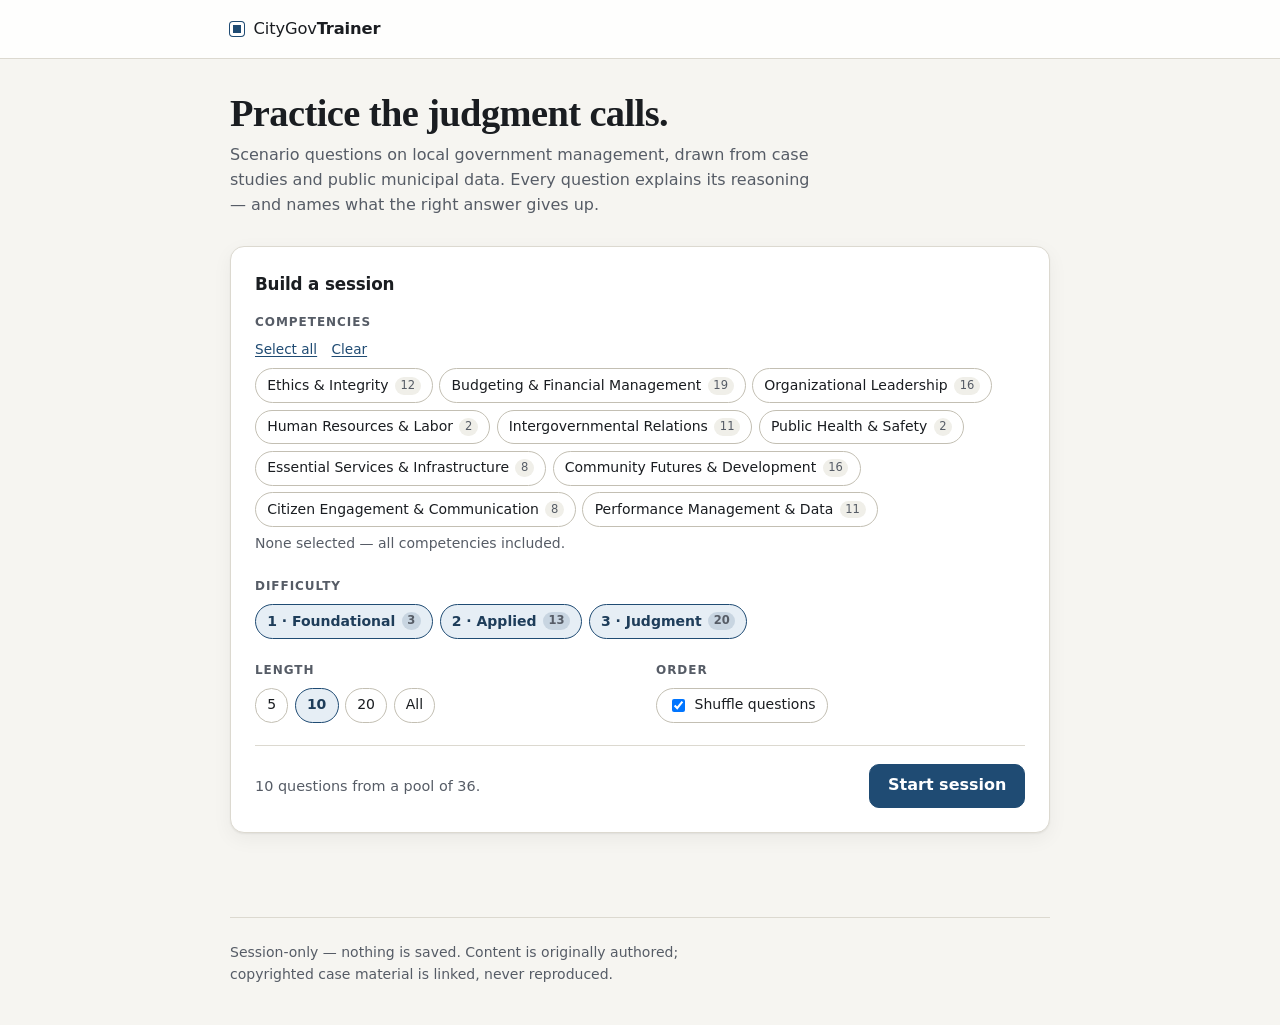
<file: index.html>
<!DOCTYPE html>
<html lang="en">
<head>
<meta charset="utf-8">
<meta name="viewport" content="width=device-width, initial-scale=1">
<title>CityGovTrainer</title>

<!--
  The site root exists so GitHub Pages has something to serve at
  https://<user>.github.io/CityGovTrainer/ — the app itself lives in /app/,
  one level down, because it loads content from the sibling directories
  (taxonomy/, quiz-data/, case-studies/) that must stay at the root.

  The paths below are relative, so this works at a project-site subpath, at a
  domain root, and from a local `python3 -m http.server` alike.
-->
<link rel="canonical" href="app/">
<meta http-equiv="refresh" content="0; url=app/">
<script>
  // Runs before the meta refresh; replace() keeps the 404-ish root out of history.
  location.replace('app/' + location.search + location.hash);
</script>

<style>
  :root { color-scheme: light dark; }
  body {
    margin: 0; min-height: 100vh; display: grid; place-items: center;
    font: 16px/1.6 ui-sans-serif, system-ui, -apple-system, "Segoe UI", Roboto, sans-serif;
    background: #f6f5f1; color: #1a1d21; text-align: center; padding: 2rem;
  }
  a { color: #1f4b73; }
  @media (prefers-color-scheme: dark) {
    body { background: #14171a; color: #e8e8e4; }
    a { color: #7fb1dd; }
  }
</style>
</head>
<body>
  <p>Opening the quiz runner… If nothing happens, <a href="app/">continue to the app</a>.</p>
</body>
</html>
</file>
<file: app/styles.css>
/* CityGovTrainer — single stylesheet, no build step, no dependencies. */

:root {
  color-scheme: light dark;

  --bg: #f6f5f1;
  --surface: #ffffff;
  --surface-2: #f0efe9;
  --ink: #1a1d21;
  --ink-soft: #565c66;
  --line: #dcd9d0;
  --line-strong: #c3bfb3;

  --accent: #1f4b73;
  --accent-soft: #e6eef5;
  --accent-ink: #ffffff;

  --ok: #1c6b50;
  --ok-soft: #e2f1ea;
  --bad: #a33124;
  --bad-soft: #f8e6e3;
  --warn: #8a6100;
  --warn-soft: #faf0d8;

  --radius: 10px;
  --radius-lg: 14px;
  --shadow: 0 1px 2px rgba(17, 20, 24, .06), 0 6px 20px rgba(17, 20, 24, .05);

  --sans: ui-sans-serif, system-ui, -apple-system, "Segoe UI", Roboto, Helvetica, Arial, sans-serif;
  --serif: ui-serif, Georgia, "Iowan Old Style", "Times New Roman", serif;
  --mono: ui-monospace, SFMono-Regular, Menlo, Consolas, monospace;
}

@media (prefers-color-scheme: dark) {
  :root {
    --bg: #14171a;
    --surface: #1c2024;
    --surface-2: #23282d;
    --ink: #e8e8e4;
    --ink-soft: #a2a9b2;
    --line: #2f353b;
    --line-strong: #414951;

    --accent: #7fb1dd;
    --accent-soft: #1d2b38;
    --accent-ink: #0f1418;

    --ok: #74c9a4;
    --ok-soft: #172a23;
    --bad: #e8897c;
    --bad-soft: #2e1c1a;
    --warn: #d7ac57;
    --warn-soft: #2b2415;
    --shadow: 0 1px 2px rgba(0, 0, 0, .3), 0 6px 20px rgba(0, 0, 0, .25);
  }
}

* { box-sizing: border-box; }

/* The drawer and other blocks set `display`, which would otherwise beat the
   user-agent rule for the `hidden` attribute. */
[hidden] { display: none !important; }

body {
  margin: 0;
  background: var(--bg);
  color: var(--ink);
  font-family: var(--sans);
  font-size: 16px;
  line-height: 1.55;
  -webkit-font-smoothing: antialiased;
}

.wrap { width: min(820px, 100% - 2.5rem); margin-inline: auto; }

/* ── top bar ──────────────────────────────────────────────────────── */

.topbar {
  border-bottom: 1px solid var(--line);
  background: color-mix(in srgb, var(--surface) 85%, transparent);
  backdrop-filter: blur(8px);
  position: sticky; top: 0; z-index: 20;
}
.topbar-inner {
  display: flex; align-items: center; justify-content: space-between;
  gap: 1rem; min-height: 58px;
}
.brand {
  display: inline-flex; align-items: center; gap: .6rem;
  color: inherit; text-decoration: none; font-size: 1.02rem; letter-spacing: -.01em;
}
.brand-mark {
  width: 14px; height: 14px; border-radius: 3px;
  background: var(--accent);
  box-shadow: inset 0 0 0 3px var(--surface), 0 0 0 1px var(--accent);
}
.brand-text strong { font-weight: 700; }
.topbar-actions { display: flex; align-items: center; gap: .75rem; }
.meter {
  font-variant-numeric: tabular-nums; font-size: .85rem; color: var(--ink-soft);
  padding: .15rem .5rem; border: 1px solid var(--line); border-radius: 99px;
}

/* ── layout blocks ────────────────────────────────────────────────── */

main { padding: 2rem 0 4rem; }
.view { animation: rise .18s ease-out; }
@keyframes rise { from { opacity: 0; transform: translateY(4px); } }
@media (prefers-reduced-motion: reduce) { .view { animation: none; } }

.hero { margin-bottom: 1.75rem; }
.hero h1 {
  font-family: var(--serif); font-size: clamp(1.8rem, 4vw, 2.4rem);
  line-height: 1.15; margin: 0 0 .5rem; letter-spacing: -.015em;
}
.lede { color: var(--ink-soft); max-width: 58ch; margin: 0; }

.card {
  background: var(--surface);
  border: 1px solid var(--line);
  border-radius: var(--radius-lg);
  box-shadow: var(--shadow);
  padding: 1.5rem;
  margin-bottom: 1.25rem;
}
.card-title { font-size: 1.05rem; margin: 0 0 1rem; letter-spacing: -.01em; }
.card-warn { border-color: var(--warn); }

.muted { color: var(--ink-soft); }
.small { font-size: .875rem; }
.kicker {
  font-size: .75rem; text-transform: uppercase; letter-spacing: .08em;
  color: var(--ink-soft); margin: 1.25rem 0 .35rem; font-weight: 600;
}
.kicker:empty { display: none; }
.loading { color: var(--ink-soft); padding: 3rem 0; text-align: center; }
.code {
  background: var(--surface-2); border: 1px solid var(--line); border-radius: var(--radius);
  padding: .75rem .9rem; font-family: var(--mono); font-size: .82rem; overflow-x: auto;
}

/* ── controls ─────────────────────────────────────────────────────── */

.btn {
  font: inherit; font-weight: 550; cursor: pointer;
  padding: .55rem 1.1rem; border-radius: var(--radius);
  border: 1px solid var(--line-strong); background: var(--surface); color: var(--ink);
  transition: background .12s, border-color .12s, transform .06s;
}
.btn:hover { background: var(--surface-2); }
.btn:active { transform: translateY(1px); }
.btn-primary { background: var(--accent); border-color: var(--accent); color: var(--accent-ink); }
.btn-primary:hover { background: color-mix(in srgb, var(--accent) 88%, black); }
.btn-primary:disabled { opacity: .45; cursor: not-allowed; }
.btn-quiet { border-color: transparent; background: transparent; color: var(--ink-soft); }
.btn-quiet:hover { background: var(--surface-2); color: var(--ink); }

.link {
  font: inherit; background: none; border: 0; padding: 0; cursor: pointer;
  color: var(--accent); text-decoration: underline; text-underline-offset: 2px;
}

:where(button, input, textarea, a):focus-visible {
  outline: 2px solid var(--accent); outline-offset: 2px; border-radius: 4px;
}

.field { border: 0; padding: 0; margin: 0 0 1.4rem; }
.field legend {
  font-size: .75rem; text-transform: uppercase; letter-spacing: .08em;
  color: var(--ink-soft); font-weight: 600; padding: 0; margin-bottom: .5rem;
}
.field-row { display: flex; gap: 2rem; flex-wrap: wrap; }
.field-row .field { flex: 1 1 200px; }
.row-actions { display: flex; gap: .9rem; margin-bottom: .5rem; font-size: .85rem; }

.chips { display: flex; flex-wrap: wrap; gap: .4rem; align-items: center; }
.chip {
  display: inline-flex; align-items: center; gap: .4rem;
  font: inherit; font-size: .875rem; cursor: pointer;
  padding: .35rem .7rem; border-radius: 99px;
  border: 1px solid var(--line-strong); background: var(--surface); color: var(--ink);
}
.chip:hover { background: var(--surface-2); }
.chip.is-on {
  background: var(--accent-soft);
  border-color: var(--accent);
  color: color-mix(in srgb, var(--accent) 70%, var(--ink));
  font-weight: 550;
}
.chip-count {
  font-size: .72rem; font-variant-numeric: tabular-nums; color: var(--ink-soft);
  background: var(--surface-2); border-radius: 99px; padding: 0 .35rem;
}
.chip.is-on .chip-count { background: color-mix(in srgb, var(--accent) 15%, transparent); }
/* A taxonomy entry with no questions yet — still selectable, visibly empty. */
.chip.is-empty:not(.is-on) { opacity: .55; border-style: dashed; }

.start-bar {
  display: flex; align-items: center; justify-content: space-between;
  gap: 1rem; flex-wrap: wrap; border-top: 1px solid var(--line); padding-top: 1.1rem;
}
.start-bar p { margin: 0; font-size: .9rem; }

/* ── progress ─────────────────────────────────────────────────────── */

.progress { margin-bottom: 1rem; }
.progress-track {
  height: 4px; background: var(--line); border-radius: 99px; overflow: hidden;
}
.progress-fill {
  height: 100%; width: 0; background: var(--accent);
  transition: width .25s ease-out;
}
.progress-label {
  margin: .5rem 0 0; font-size: .8rem; color: var(--ink-soft);
  font-variant-numeric: tabular-nums;
}

/* ── question ─────────────────────────────────────────────────────── */

.question-card { padding: 1.75rem; }
.qmeta { display: flex; flex-wrap: wrap; align-items: center; gap: .5rem; margin-bottom: 1rem; }
.badge {
  font-size: .7rem; font-weight: 650; text-transform: uppercase; letter-spacing: .06em;
  padding: .2rem .55rem; border-radius: 99px;
  background: var(--surface-2); color: var(--ink-soft); border: 1px solid var(--line);
}
.badge-d3 { background: var(--warn-soft); color: var(--warn); border-color: transparent; }
/* Where the scenario is set — a second axis alongside difficulty. */
.badge-place {
  background: var(--accent-soft);
  color: color-mix(in srgb, var(--accent) 75%, var(--ink));
  border-color: transparent;
  text-transform: none;
  letter-spacing: 0;
  font-weight: 600;
}
.tag-list { display: inline-flex; flex-wrap: wrap; gap: .35rem; }
.tag { font-size: .74rem; color: var(--ink-soft); }
.tag + .tag::before { content: "·"; margin-right: .35rem; }

.scenario {
  font-family: var(--serif); font-size: 1.02rem; line-height: 1.65;
  background: var(--surface-2); border-left: 3px solid var(--line-strong);
  padding: .9rem 1.1rem; border-radius: 0 var(--radius) var(--radius) 0; margin: 0 0 1.1rem;
}
.prompt {
  font-size: 1.22rem; line-height: 1.35; letter-spacing: -.01em;
  margin: 0 0 1.1rem; font-weight: 600;
}
.case-link { margin: -.5rem 0 1rem; font-size: .88rem; }
.note {
  font-size: .85rem; color: var(--warn); background: var(--warn-soft);
  padding: .5rem .75rem; border-radius: var(--radius); margin: 0 0 1rem;
}

.options { display: grid; gap: .5rem; }
.option {
  display: grid; grid-template-columns: auto 1fr; gap: .75rem; align-items: start;
  padding: .8rem .95rem; border: 1px solid var(--line-strong); border-radius: var(--radius);
  cursor: pointer; background: var(--surface); transition: border-color .12s, background .12s;
}
.option:hover { border-color: var(--accent); background: var(--accent-soft); }
.option input { position: absolute; opacity: 0; pointer-events: none; }
.option-key {
  display: grid; place-items: center; min-width: 1.55rem; height: 1.55rem;
  border-radius: 6px; background: var(--surface-2); border: 1px solid var(--line);
  font-size: .78rem; font-weight: 650; color: var(--ink-soft);
}
.option:has(input:checked) { border-color: var(--accent); background: var(--accent-soft); }
.option:has(input:checked) .option-key {
  background: var(--accent); color: var(--accent-ink); border-color: var(--accent);
}
.option:has(input:disabled) { cursor: default; opacity: .9; }
.option:has(input:disabled):hover { border-color: var(--line-strong); background: var(--surface); }
.option:has(input:checked:disabled) { border-color: var(--accent); background: var(--accent-soft); }

.ordering { list-style: none; margin: 0; padding: 0; display: grid; gap: .5rem; counter-reset: none; }
.ordering-item {
  display: grid; grid-template-columns: auto 1fr auto; gap: .75rem; align-items: center;
  padding: .7rem .8rem; border: 1px solid var(--line-strong);
  border-radius: var(--radius); background: var(--surface);
}
.ordering-rank {
  display: grid; place-items: center; min-width: 1.55rem; height: 1.55rem;
  border-radius: 6px; background: var(--accent-soft); color: var(--accent);
  font-size: .78rem; font-weight: 700;
}
.ordering-controls { display: flex; gap: .25rem; }
.icon-btn {
  font: inherit; cursor: pointer; width: 1.9rem; height: 1.9rem; line-height: 1;
  border-radius: 6px; border: 1px solid var(--line-strong);
  background: var(--surface); color: var(--ink);
}
.icon-btn:hover:not(:disabled) { background: var(--surface-2); }
.icon-btn:disabled { opacity: .3; cursor: not-allowed; }

.text-input {
  font: inherit; width: 100%; max-width: 22ch;
  padding: .6rem .8rem; border-radius: var(--radius);
  border: 1px solid var(--line-strong); background: var(--surface); color: var(--ink);
}
.textarea { max-width: none; font-family: var(--sans); line-height: 1.6; resize: vertical; }

.input-with-unit { display: inline-flex; align-items: center; gap: .45rem; }
.unit {
  font-size: .85rem; color: var(--ink-soft); font-variant-numeric: tabular-nums;
  white-space: nowrap;
}
.parts { display: grid; gap: .7rem; }
.part-row {
  display: grid; grid-template-columns: minmax(0, 1fr) auto; gap: .75rem 1rem;
  align-items: center; padding: .6rem .8rem;
  border: 1px solid var(--line); border-radius: var(--radius); background: var(--surface-2);
}
.part-label { font-size: .93rem; }
.part-row .text-input { max-width: 11ch; }
.provenance { font-style: italic; }

@media (max-width: 480px) {
  .part-row { grid-template-columns: 1fr; }
}
.text-input:disabled { background: var(--surface-2); color: var(--ink-soft); }

.actions {
  display: flex; align-items: center; gap: 1rem; flex-wrap: wrap; margin-top: 1.4rem;
}
.actions-end { justify-content: flex-end; }

/* ── feedback ─────────────────────────────────────────────────────── */

.feedback {
  margin-top: 1.5rem; padding-top: 1.25rem; border-top: 1px solid var(--line);
}
.verdict {
  font-weight: 700; font-size: 1rem; margin: 0 0 .75rem;
  display: inline-flex; align-items: center; gap: .45rem;
}
.verdict::before {
  content: ""; width: .6rem; height: .6rem; border-radius: 99px; background: currentColor;
}
.feedback.ok .verdict { color: var(--ok); }
.feedback.bad .verdict { color: var(--bad); }
.feedback.neutral .verdict { color: var(--accent); }

.rationales { list-style: none; margin: 0; padding: 0; display: grid; gap: .55rem; }
.rationale {
  padding: .7rem .85rem; border-radius: var(--radius);
  background: var(--surface-2); border: 1px solid transparent;
}
.rationale.is-key { background: var(--ok-soft); border-color: color-mix(in srgb, var(--ok) 35%, transparent); }
.rationale-head { display: flex; flex-wrap: wrap; gap: .5rem; align-items: baseline; }
.rationale-text { font-weight: 550; }
.rationale-body { margin: .35rem 0 0; font-size: .9rem; color: var(--ink-soft); }
.mark {
  font-size: .66rem; font-weight: 700; text-transform: uppercase; letter-spacing: .06em;
  padding: .1rem .4rem; border-radius: 99px; white-space: nowrap;
}
.mark-key { background: var(--ok); color: var(--surface); }
.mark-you { background: var(--line-strong); color: var(--surface); }

.key-order { margin: 0; padding-left: 1.3rem; display: grid; gap: .5rem; }
.key-order li { font-weight: 550; }
.numeric-verdict { margin: .25rem 0 0; }
.your-answer {
  margin: 0; padding: .7rem .9rem; border-left: 3px solid var(--line-strong);
  background: var(--surface-2); border-radius: 0 var(--radius) var(--radius) 0;
  white-space: pre-wrap; font-size: .93rem;
}
.explanation { margin: 0; font-size: 1rem; line-height: 1.65; }
.links { margin: 0; padding-left: 1.2rem; font-size: .9rem; }
.links a, .prose a, .explanation a { color: var(--accent); }
.self-assess { margin-top: 1.25rem; }

/* ── results ──────────────────────────────────────────────────────── */

.results-head { text-align: left; }
.score { display: flex; align-items: baseline; gap: .75rem; flex-wrap: wrap; }
.score-value {
  font-family: var(--serif); font-size: clamp(2.4rem, 7vw, 3.2rem);
  line-height: 1; letter-spacing: -.02em;
}
.score-detail { color: var(--ink-soft); }

.bars { list-style: none; margin: 0; padding: 0; display: grid; gap: .6rem; }
.bar-row {
  display: grid; grid-template-columns: minmax(9rem, 15rem) 1fr auto;
  gap: .85rem; align-items: center; font-size: .9rem;
}
.bar-track { height: 8px; background: var(--surface-2); border-radius: 99px; overflow: hidden; }
.bar-fill { display: block; height: 100%; background: var(--accent); border-radius: 99px; }
.bar-value { font-variant-numeric: tabular-nums; color: var(--ink-soft); font-size: .85rem; }

.review { list-style: none; margin: 0; padding: 0; display: grid; gap: .25rem; }
.review-btn {
  font: inherit; text-align: left; width: 100%; cursor: pointer;
  display: grid; grid-template-columns: auto 1fr auto; gap: .7rem; align-items: center;
  padding: .6rem .7rem; border: 0; border-radius: var(--radius);
  background: transparent; color: var(--ink);
}
.review-btn:hover { background: var(--surface-2); }
.review-text {
  overflow: hidden; text-overflow: ellipsis; white-space: nowrap; font-size: .92rem;
}
.review-meta { font-size: .74rem; color: var(--ink-soft); }
.dot { width: .55rem; height: .55rem; border-radius: 99px; background: var(--line-strong); }
.dot-correct { background: var(--ok); }
.dot-incorrect { background: var(--bad); }
.dot-ungraded { background: var(--accent); }

/* ── case study drawer ────────────────────────────────────────────── */

.overlay {
  position: fixed; inset: 0; background: rgba(10, 12, 15, .45); z-index: 30;
}
.drawer {
  position: fixed; top: 0; right: 0; bottom: 0; z-index: 31;
  width: min(560px, 100%); display: flex; flex-direction: column;
  background: var(--surface); border-left: 1px solid var(--line);
  box-shadow: -10px 0 40px rgba(0, 0, 0, .18);
}
.drawer-head {
  display: flex; align-items: center; justify-content: space-between; gap: 1rem;
  padding: 1rem 1.25rem; border-bottom: 1px solid var(--line);
}
.drawer-head h2 { margin: 0; font-size: 1.05rem; font-family: var(--serif); }
.drawer-body { overflow-y: auto; padding: 1.25rem 1.5rem 3rem; }

.prose h2, .prose h3 { font-size: 1.05rem; margin: 1.75rem 0 .5rem; letter-spacing: -.01em; }
.prose h4, .prose h5, .prose h6 { font-size: .95rem; margin: 1.25rem 0 .4rem; }
.prose :is(h2, h3, h4):first-child { margin-top: 0; }
.prose p { margin: 0 0 .85rem; font-size: .95rem; line-height: 1.65; }
.prose ul, .prose ol { margin: 0 0 .95rem; padding-left: 1.3rem; font-size: .95rem; }
.prose li { margin-bottom: .35rem; }
.prose hr { border: 0; border-top: 1px solid var(--line); margin: 1.5rem 0; }
.prose code { font-family: var(--mono); font-size: .85em; background: var(--surface-2); padding: .1em .35em; border-radius: 4px; }
.case-setting {
  font-size: .85rem; color: var(--ink-soft); background: var(--surface-2);
  padding: .55rem .8rem; border-radius: var(--radius); margin-bottom: 1.25rem;
}
.table-scroll { overflow-x: auto; margin-bottom: 1rem; }
.prose table { border-collapse: collapse; font-size: .88rem; min-width: 100%; }
.prose th, .prose td {
  text-align: left; padding: .45rem .65rem; border-bottom: 1px solid var(--line);
  vertical-align: top;
}
.prose th { font-weight: 650; }

/* ── footer ───────────────────────────────────────────────────────── */

.footer { padding: 1.5rem 0 2.5rem; border-top: 1px solid var(--line); }
.footer p { margin: 0; max-width: 60ch; }

@media (max-width: 560px) {
  .question-card { padding: 1.25rem; }
  .bar-row { grid-template-columns: 1fr auto; }
  .bar-track { grid-column: 1 / -1; }
  .start-bar { justify-content: stretch; }
  .start-bar .btn { width: 100%; }
}
</file>
